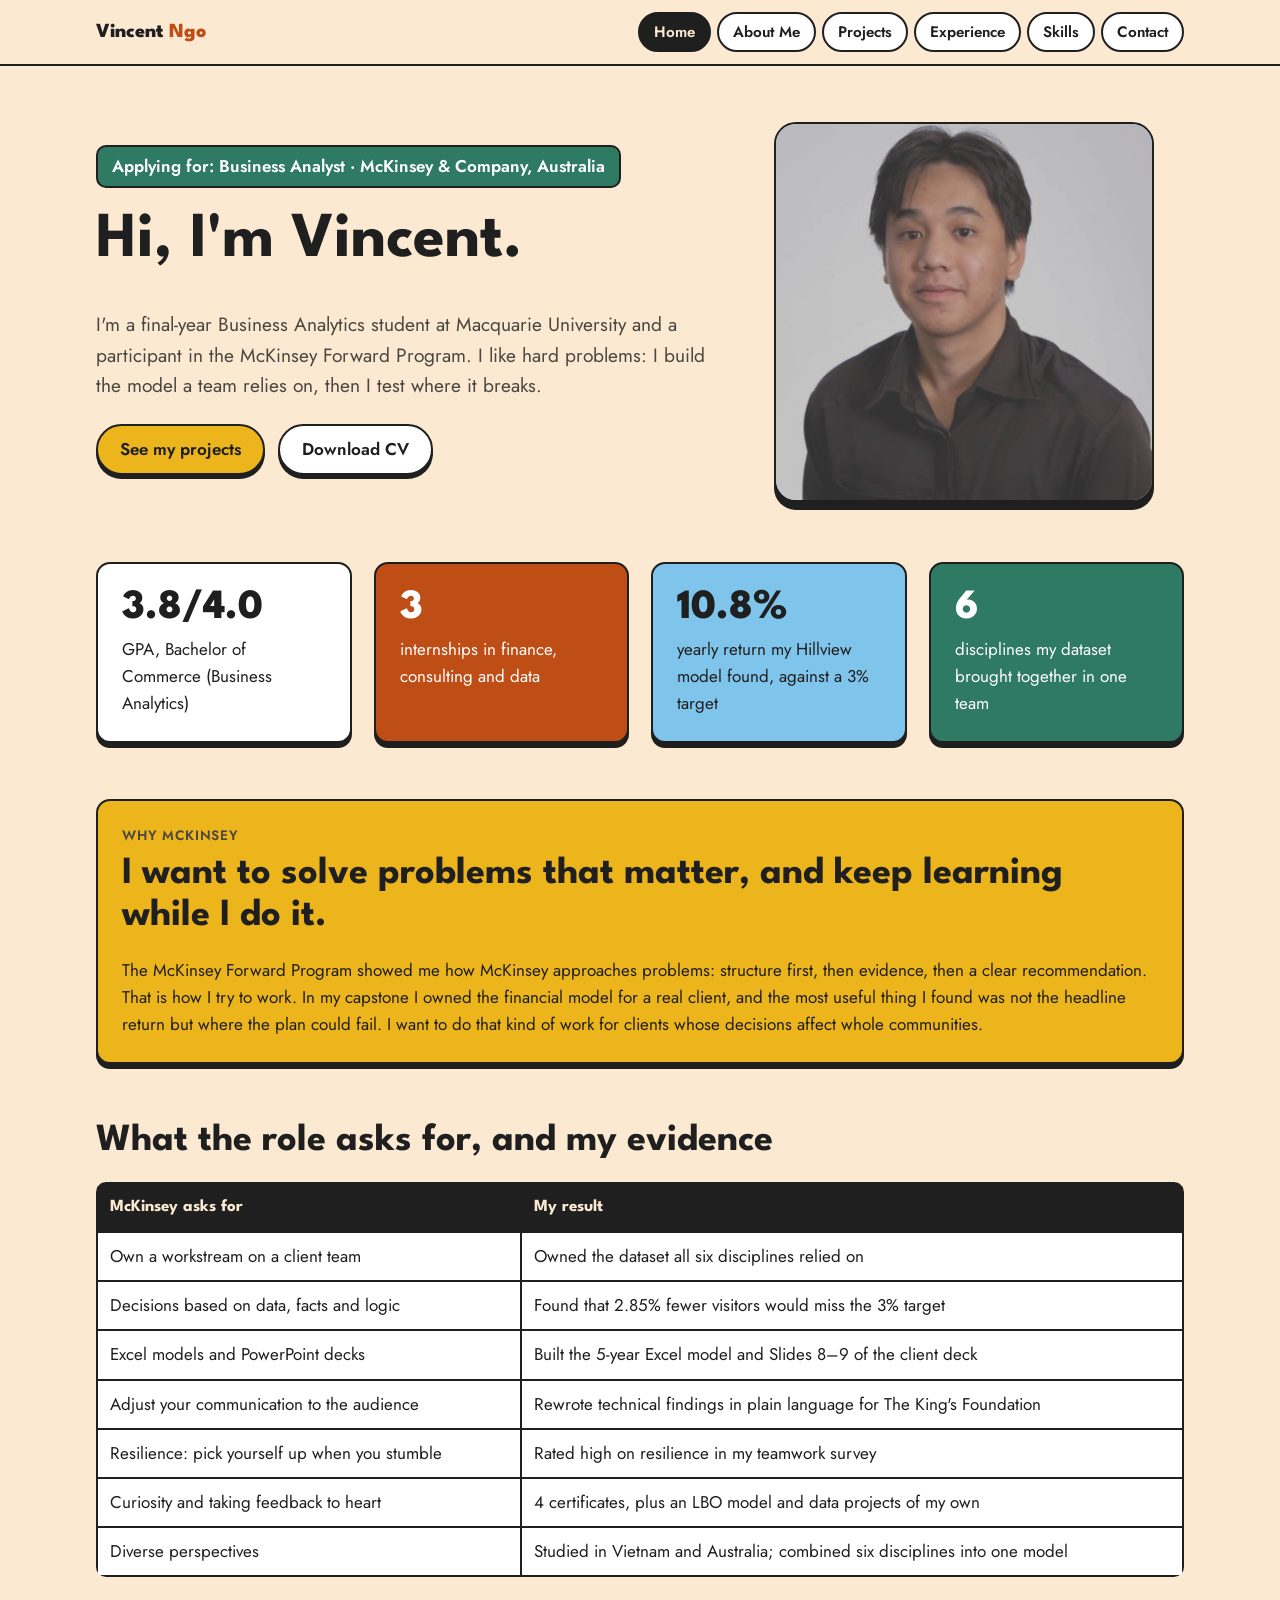
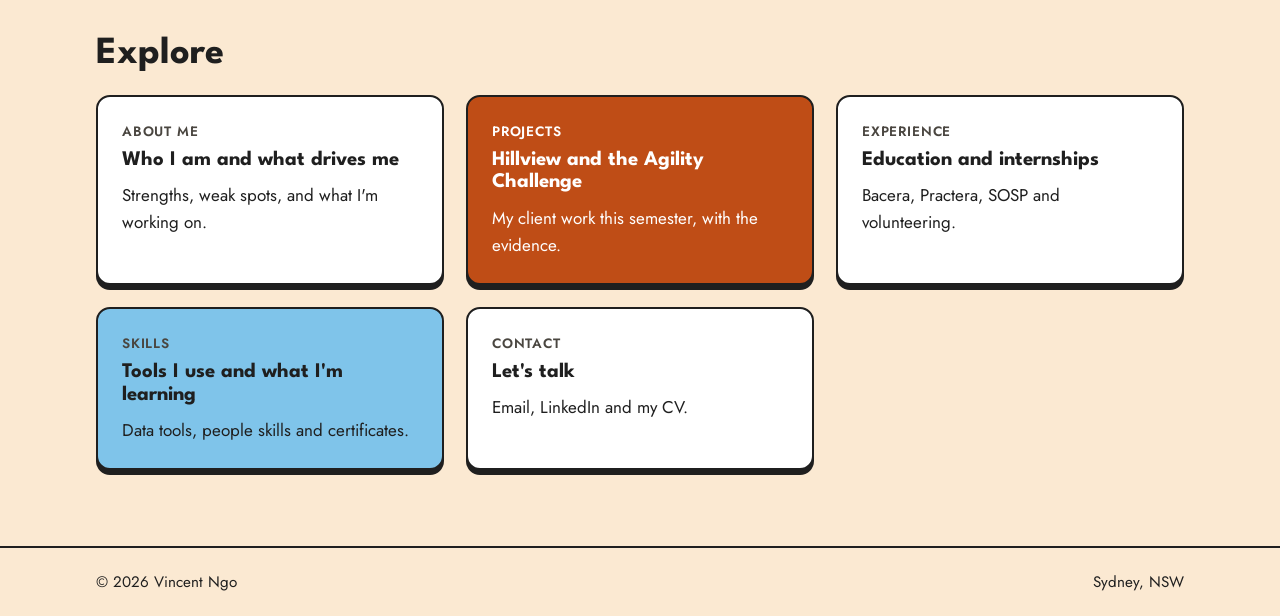
<file: index.html>
<!doctype html>
<html lang="en">
<head>
<meta charset="utf-8">
<meta name="viewport" content="width=device-width, initial-scale=1">
<title>Vincent Ngo | Portfolio</title>
<link rel="stylesheet" href="style.css?v=6">
</head>
<body>
<nav class="nav"><div class="wrap">
  <a class="brand" href="index.html">Vincent <span>Ngo</span></a>
  <ul>
    <li><a class="link" href="index.html" aria-current="page">Home</a></li>
    <li><a class="link" href="about.html">About Me</a></li>
    <li><a class="link" href="projects.html">Projects</a></li>
    <li><a class="link" href="experience.html">Experience</a></li>
    <li><a class="link" href="skills.html">Skills</a></li>
    <li><a class="link" href="contact.html">Contact</a></li>
  </ul>
</div></nav>

<main class="wrap">
  <div class="hero">
    <div>
      <div class="applying">Applying for: Business Analyst · McKinsey &amp; Company, Australia</div>
      <h1>Hi, I'm Vincent.</h1>
      <p class="lead">I'm a final-year Business Analytics student at Macquarie University and a participant in the McKinsey Forward Program. I like hard problems: I build the model a team relies on, then I test where it breaks.</p>
      <a class="btn" href="projects.html">See my projects</a>
      <a class="btn alt" href="cv.pdf">Download CV</a>
    </div>
    <div class="photo"><img src="img/me.jpg" alt="Vincent Ngo"></div>
  </div>

  <section>
    <div class="grid g4">
      <div class="card"><div class="stat">3.8/4.0</div>GPA, Bachelor of Commerce (Business Analytics)</div>
      <div class="card orange"><div class="stat">3</div>internships in finance, consulting and data</div>
      <div class="card blue"><div class="stat">10.8%</div>yearly return my Hillview model found, against a 3% target</div>
      <div class="card green"><div class="stat">6</div>disciplines my dataset brought together in one team</div>
    </div>
  </section>

  <section>
    <div class="card yellow">
      <div class="label">Why McKinsey</div>
      <h2>I want to solve problems that matter, and keep learning while I do it.</h2>
      <p style="margin:0">The McKinsey Forward Program showed me how McKinsey approaches problems: structure first, then evidence, then a clear recommendation. That is how I try to work. In my capstone I owned the financial model for a real client, and the most useful thing I found was not the headline return but where the plan could fail. I want to do that kind of work for clients whose decisions affect whole communities.</p>
    </div>
  </section>

  <section>
    <h2>What the role asks for, and my evidence</h2>
    <div class="table-wrap">
      <table>
        <tr><th>McKinsey asks for</th><th>My result</th></tr>
        <tr><td>Own a workstream on a client team</td><td>Owned the dataset all six disciplines relied on</td></tr>
        <tr><td>Decisions based on data, facts and logic</td><td>Found that 2.85% fewer visitors would miss the 3% target</td></tr>
        <tr><td>Excel models and PowerPoint decks</td><td>Built the 5-year Excel model and Slides 8–9 of the client deck</td></tr>
        <tr><td>Adjust your communication to the audience</td><td>Rewrote technical findings in plain language for The King's Foundation</td></tr>
        <tr><td>Resilience: pick yourself up when you stumble</td><td>Rated high on resilience in my teamwork survey</td></tr>
        <tr><td>Curiosity and taking feedback to heart</td><td>4 certificates, plus an LBO model and data projects of my own</td></tr>
        <tr><td>Diverse perspectives</td><td>Studied in Vietnam and Australia; combined six disciplines into one model</td></tr>
      </table>
    </div>
  </section>

  <section>
    <h2>Explore</h2>
    <div class="grid g3">
      <a class="card" href="about.html" style="text-decoration:none"><div class="label">About Me</div><h3>Who I am and what drives me</h3>Strengths, weak spots, and what I'm working on.</a>
      <a class="card orange" href="projects.html" style="text-decoration:none"><div class="label">Projects</div><h3>Hillview and the Agility Challenge</h3>My client work this semester, with the evidence.</a>
      <a class="card" href="experience.html" style="text-decoration:none"><div class="label">Experience</div><h3>Education and internships</h3>Bacera, Practera, SOSP and volunteering.</a>
      <a class="card blue" href="skills.html" style="text-decoration:none"><div class="label">Skills</div><h3>Tools I use and what I'm learning</h3>Data tools, people skills and certificates.</a>
      <a class="card" href="contact.html" style="text-decoration:none"><div class="label">Contact</div><h3>Let's talk</h3>Email, LinkedIn and my CV.</a>
    </div>
  </section>
</main>

<footer><div class="wrap"><span>© 2026 Vincent Ngo</span><span>Sydney, NSW</span></div></footer>
</body>
</html>
</file>
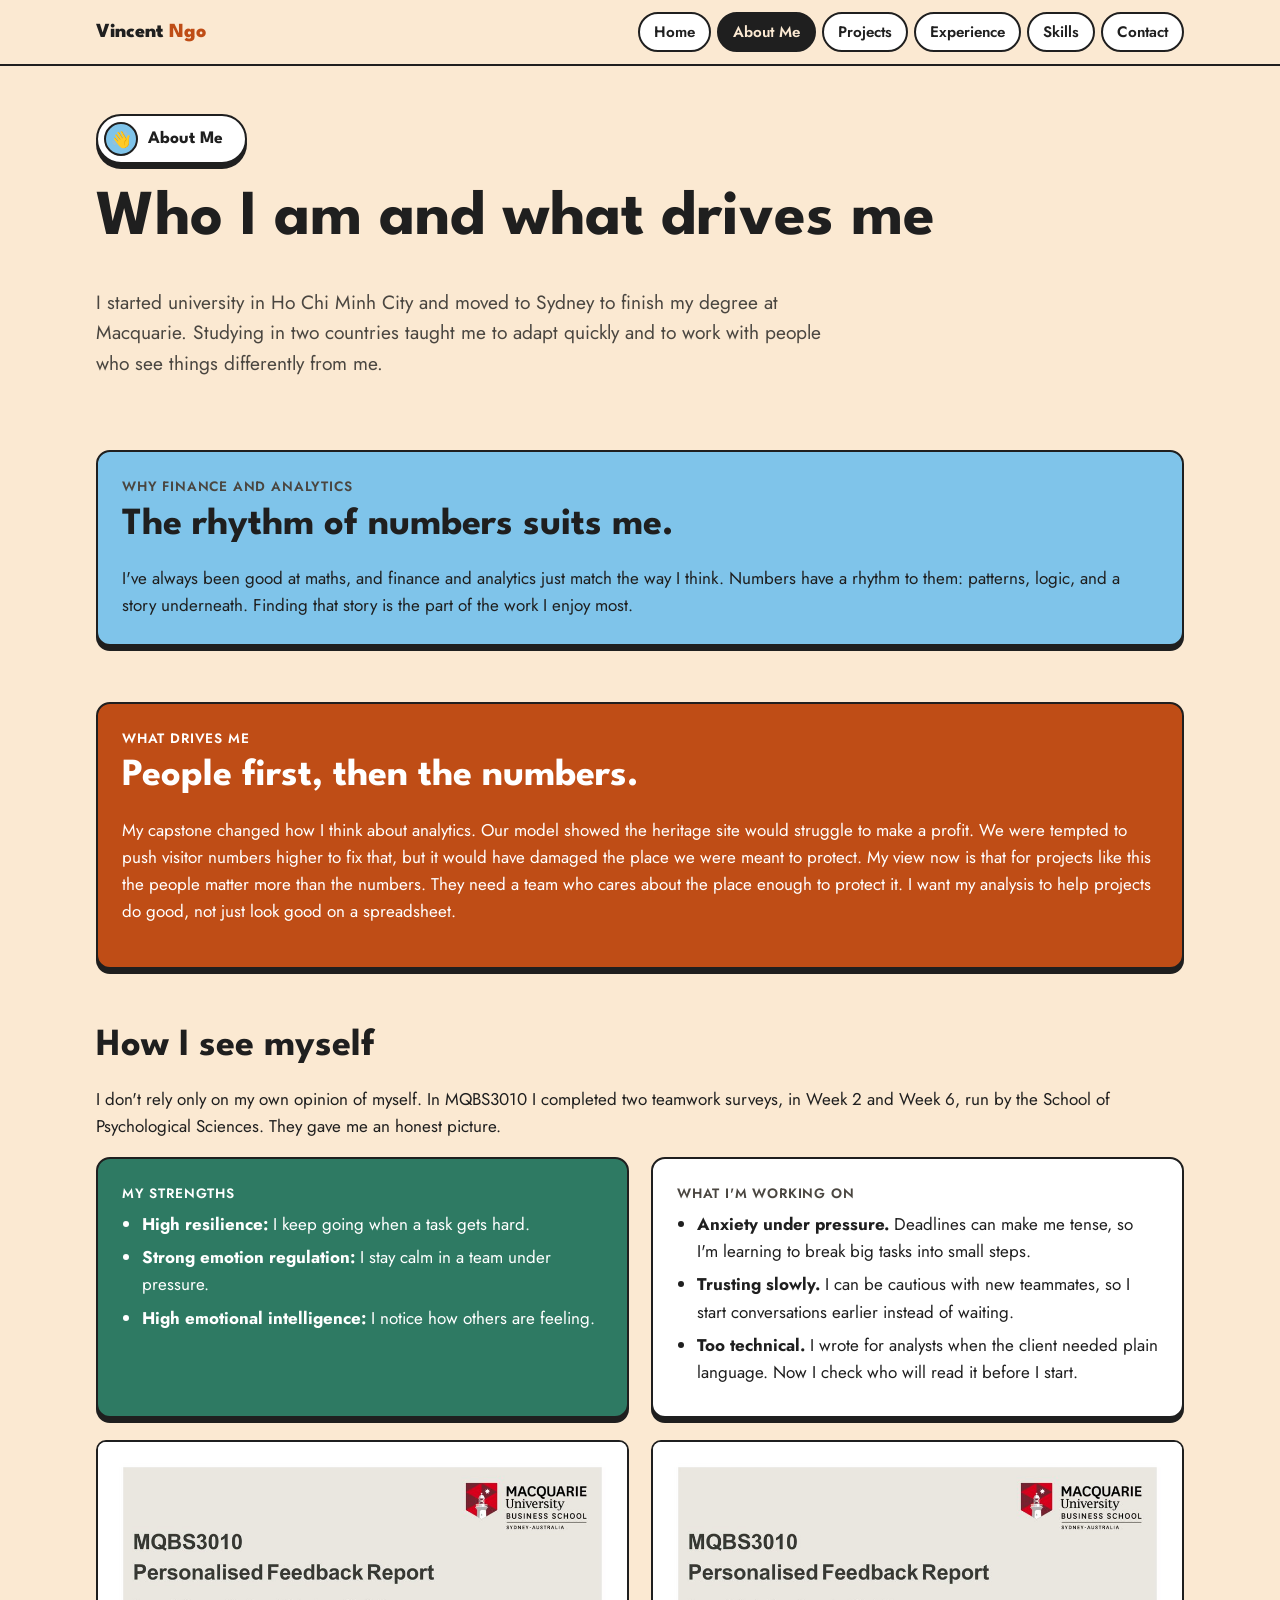
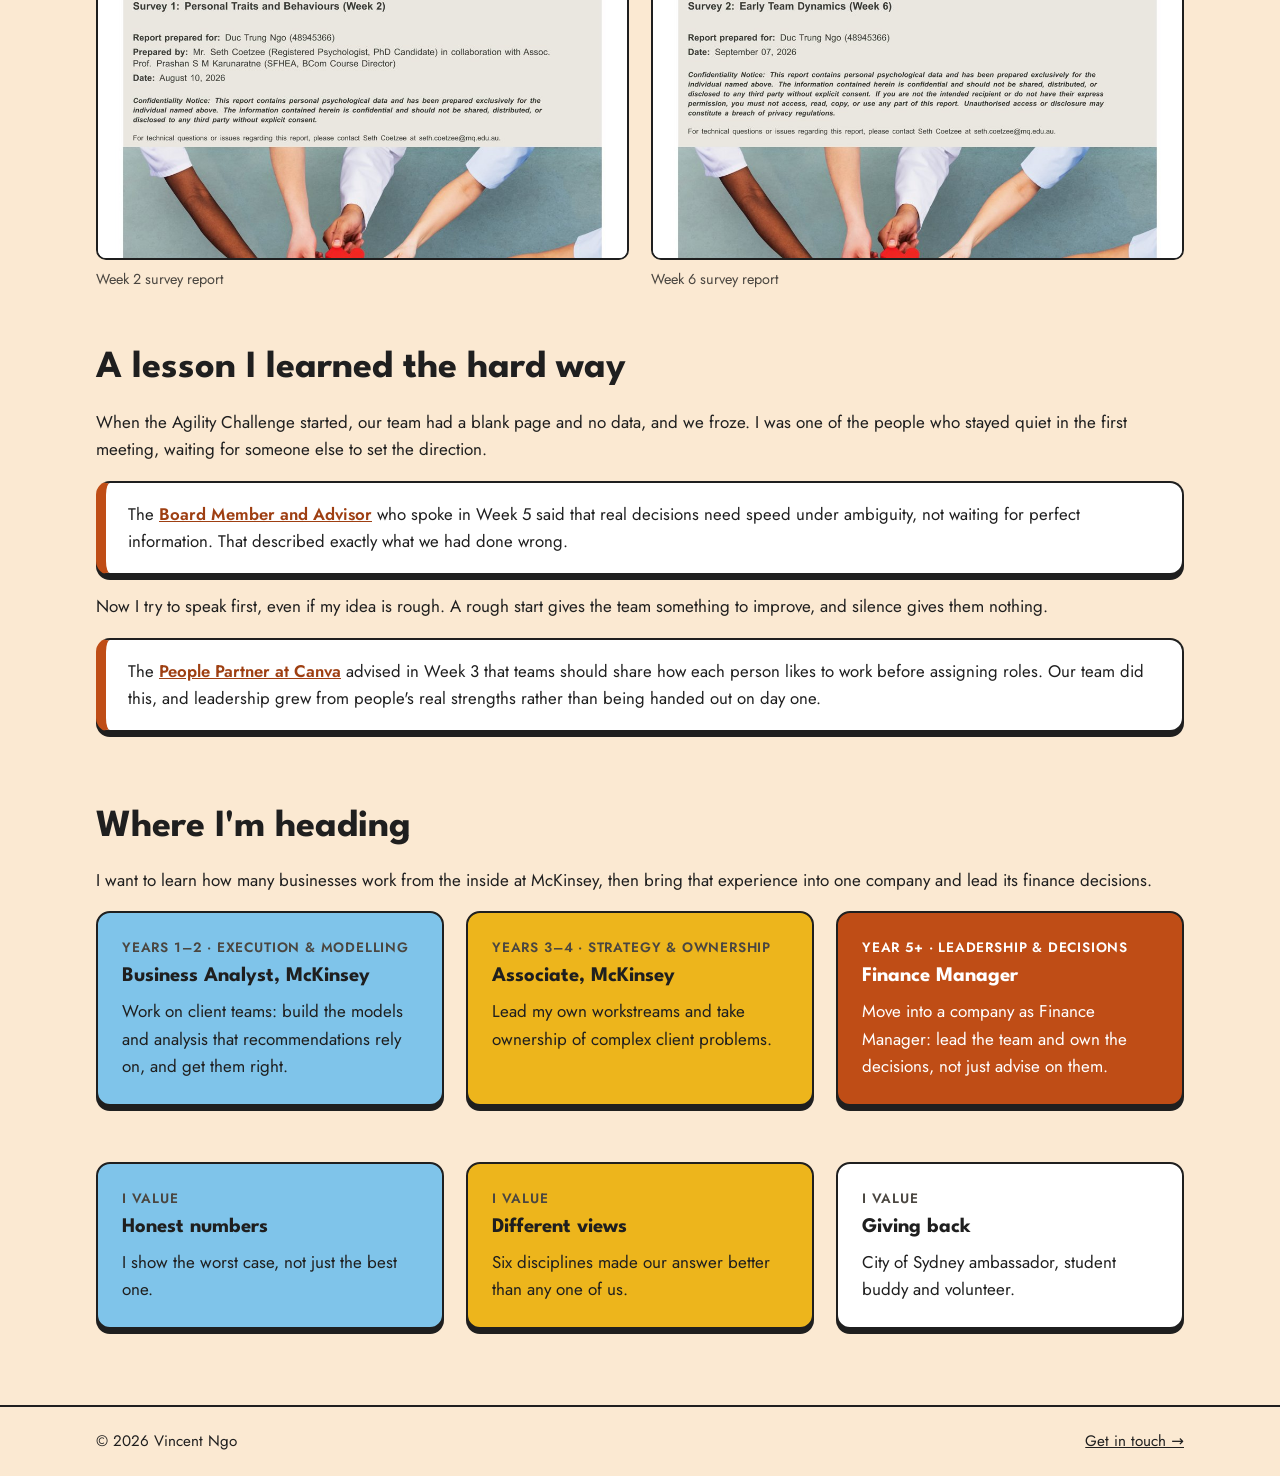
<file: about.html>
<!doctype html>
<html lang="en">
<head>
<meta charset="utf-8">
<meta name="viewport" content="width=device-width, initial-scale=1">
<title>About Me | Vincent Ngo</title>
<link rel="stylesheet" href="style.css?v=6">
</head>
<body>
<nav class="nav"><div class="wrap">
  <a class="brand" href="index.html">Vincent <span>Ngo</span></a>
  <ul>
    <li><a class="link" href="index.html">Home</a></li>
    <li><a class="link" href="about.html" aria-current="page">About Me</a></li>
    <li><a class="link" href="projects.html">Projects</a></li>
    <li><a class="link" href="experience.html">Experience</a></li>
    <li><a class="link" href="skills.html">Skills</a></li>
    <li><a class="link" href="contact.html">Contact</a></li>
  </ul>
</div></nav>

<main class="wrap">
  <div class="page-head">
    <div class="pill"><span class="dot">👋</span><b>About Me</b></div>
    <h1>Who I am and what drives me</h1>
    <p class="lead">I started university in Ho Chi Minh City and moved to Sydney to finish my degree at Macquarie. Studying in two countries taught me to adapt quickly and to work with people who see things differently from me.</p>
  </div>

  <section>
    <div class="card blue">
      <div class="label">Why finance and analytics</div>
      <h2>The rhythm of numbers suits me.</h2>
      <p style="margin:0">I've always been good at maths, and finance and analytics just match the way I think. Numbers have a rhythm to them: patterns, logic, and a story underneath. Finding that story is the part of the work I enjoy most.</p>
    </div>
  </section>

  <section>
    <div class="card orange">
      <div class="label">What drives me</div>
      <h2>People first, then the numbers.</h2>
      <p>My capstone changed how I think about analytics. Our model showed the heritage site would struggle to make a profit. We were tempted to push visitor numbers higher to fix that, but it would have damaged the place we were meant to protect. My view now is that for projects like this the people matter more than the numbers. They need a team who cares about the place enough to protect it. I want my analysis to help projects do good, not just look good on a spreadsheet.</p>
    </div>
  </section>

  <section>
    <h2>How I see myself</h2>
    <p>I don't rely only on my own opinion of myself. In MQBS3010 I completed two teamwork surveys, in Week 2 and Week 6, run by the School of Psychological Sciences. They gave me an honest picture.</p>
    <div class="grid g2">
      <div class="card green">
        <div class="label">My strengths</div>
        <ul class="tidy">
          <li><b>High resilience:</b> I keep going when a task gets hard.</li>
          <li><b>Strong emotion regulation:</b> I stay calm in a team under pressure.</li>
          <li><b>High emotional intelligence:</b> I notice how others are feeling.</li>
        </ul>
      </div>
      <div class="card">
        <div class="label">What I'm working on</div>
        <ul class="tidy">
          <li><b>Anxiety under pressure.</b> Deadlines can make me tense, so I'm learning to break big tasks into small steps.</li>
          <li><b>Trusting slowly.</b> I can be cautious with new teammates, so I start conversations earlier instead of waiting.</li>
          <li><b>Too technical.</b> I wrote for analysts when the client needed plain language. Now I check who will read it before I start.</li>
        </ul>
      </div>
    </div>
    <div class="grid g2" style="margin-top:22px">
      <figure><img src="img/survey-week2.jpg" alt="Week 2 teamwork survey report" style="max-height:420px;object-fit:cover;object-position:top;width:100%"><figcaption>Week 2 survey report</figcaption></figure>
      <figure><img src="img/survey-week6.jpg" alt="Week 6 teamwork survey report" style="max-height:420px;object-fit:cover;object-position:top;width:100%"><figcaption>Week 6 survey report</figcaption></figure>
    </div>
  </section>

  <section>
    <h2>A lesson I learned the hard way</h2>
    <p>When the Agility Challenge started, our team had a blank page and no data, and we froze. I was one of the people who stayed quiet in the first meeting, waiting for someone else to set the direction.</p>
    <div class="guest"><p>The <a href="https://www.linkedin.com/in/dchaitow/" target="_blank" rel="noopener">Board Member and Advisor</a> who spoke in Week 5 said that real decisions need speed under ambiguity, not waiting for perfect information. That described exactly what we had done wrong.</p></div>
    <p>Now I try to speak first, even if my idea is rough. A rough start gives the team something to improve, and silence gives them nothing.</p>
    <div class="guest"><p>The <a href="https://www.linkedin.com/in/rodriguesnick/" target="_blank" rel="noopener">People Partner at Canva</a> advised in Week 3 that teams should share how each person likes to work before assigning roles. Our team did this, and leadership grew from people's real strengths rather than being handed out on day one.</p></div>
  </section>

  <section>
    <h2>Where I'm heading</h2>
    <p>I want to learn how many businesses work from the inside at McKinsey, then bring that experience into one company and lead its finance decisions.</p>
    <div class="grid g3">
      <div class="card blue"><div class="label">Years 1–2 · Execution &amp; modelling</div><h3>Business Analyst, McKinsey</h3>Work on client teams: build the models and analysis that recommendations rely on, and get them right.</div>
      <div class="card yellow"><div class="label">Years 3–4 · Strategy &amp; ownership</div><h3>Associate, McKinsey</h3>Lead my own workstreams and take ownership of complex client problems.</div>
      <div class="card orange"><div class="label">Year 5+ · Leadership &amp; decisions</div><h3>Finance Manager</h3>Move into a company as Finance Manager: lead the team and own the decisions, not just advise on them.</div>
    </div>
  </section>

  <section>
    <div class="grid g3">
      <div class="card blue"><div class="label">I value</div><h3>Honest numbers</h3>I show the worst case, not just the best one.</div>
      <div class="card yellow"><div class="label">I value</div><h3>Different views</h3>Six disciplines made our answer better than any one of us.</div>
      <div class="card"><div class="label">I value</div><h3>Giving back</h3>City of Sydney ambassador, student buddy and volunteer.</div>
    </div>
  </section>
</main>

<footer><div class="wrap"><span>© 2026 Vincent Ngo</span><a href="contact.html">Get in touch →</a></div></footer>
</body>
</html>
</file>
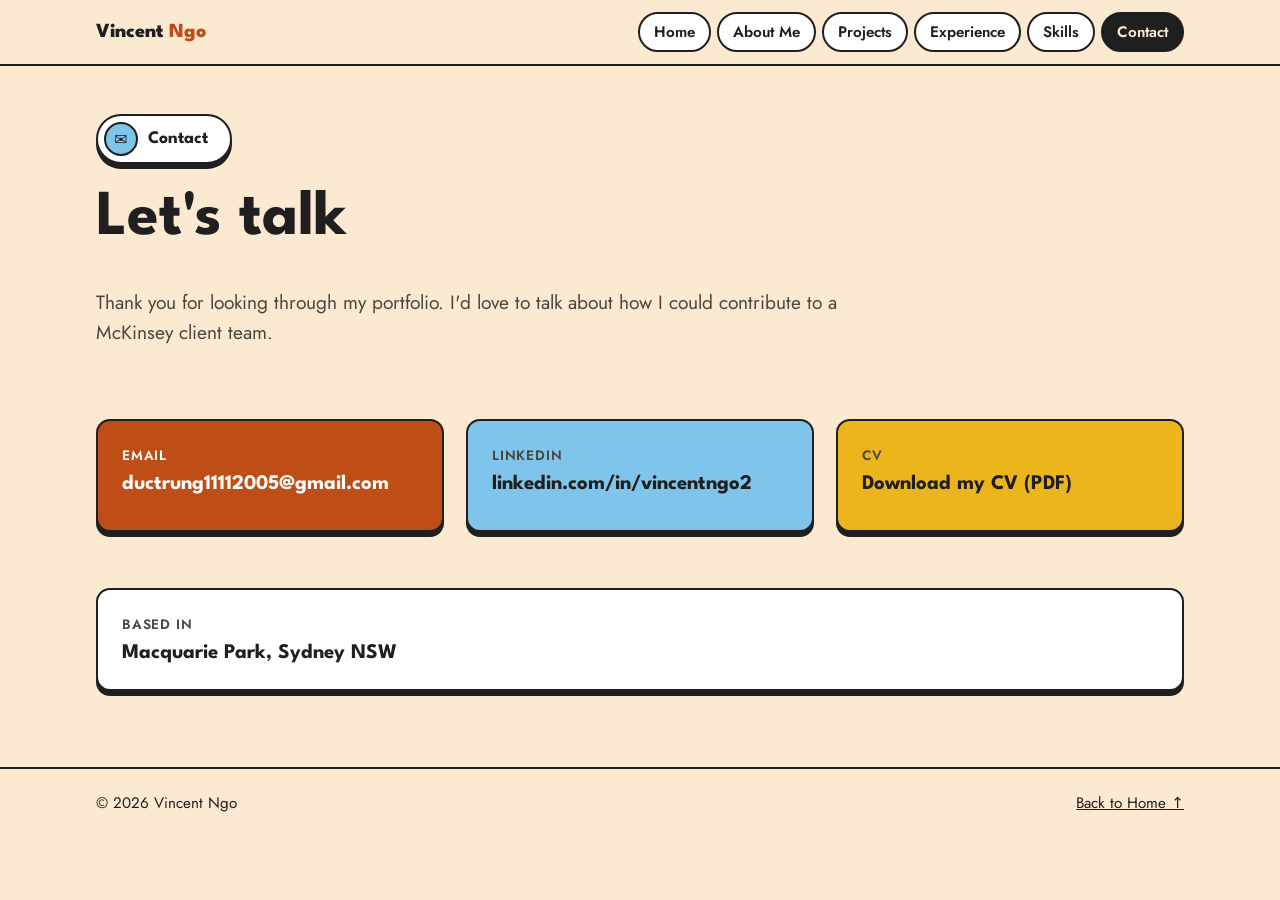
<file: contact.html>
<!doctype html>
<html lang="en">
<head>
<meta charset="utf-8">
<meta name="viewport" content="width=device-width, initial-scale=1">
<title>Contact | Vincent Ngo</title>
<link rel="stylesheet" href="style.css?v=6">
</head>
<body>
<nav class="nav"><div class="wrap">
  <a class="brand" href="index.html">Vincent <span>Ngo</span></a>
  <ul>
    <li><a class="link" href="index.html">Home</a></li>
    <li><a class="link" href="about.html">About Me</a></li>
    <li><a class="link" href="projects.html">Projects</a></li>
    <li><a class="link" href="experience.html">Experience</a></li>
    <li><a class="link" href="skills.html">Skills</a></li>
    <li><a class="link" href="contact.html" aria-current="page">Contact</a></li>
  </ul>
</div></nav>

<main class="wrap">
  <div class="page-head">
    <div class="pill"><span class="dot">✉️</span><b>Contact</b></div>
    <h1>Let's talk</h1>
    <p class="lead">Thank you for looking through my portfolio. I'd love to talk about how I could contribute to a McKinsey client team.</p>
  </div>

  <section>
    <div class="grid g3">
      <a class="card orange" href="mailto:ductrung11112005@gmail.com" style="text-decoration:none">
        <div class="label">Email</div><h3>ductrung11112005@gmail.com</h3>
      </a>
      <a class="card blue" href="https://www.linkedin.com/in/vincentngo2" target="_blank" rel="noopener" style="text-decoration:none">
        <div class="label">LinkedIn</div><h3>linkedin.com/in/vincentngo2</h3>
      </a>
      <a class="card yellow" href="cv.pdf" style="text-decoration:none">
        <div class="label">CV</div><h3>Download my CV (PDF)</h3>
      </a>
    </div>
  </section>

  <section>
    <div class="card">
      <div class="label">Based in</div><h3 style="margin:0">Macquarie Park, Sydney NSW</h3>
    </div>
  </section>
</main>

<footer><div class="wrap"><span>© 2026 Vincent Ngo</span><a href="index.html">Back to Home ↑</a></div></footer>
</body>
</html>
</file>
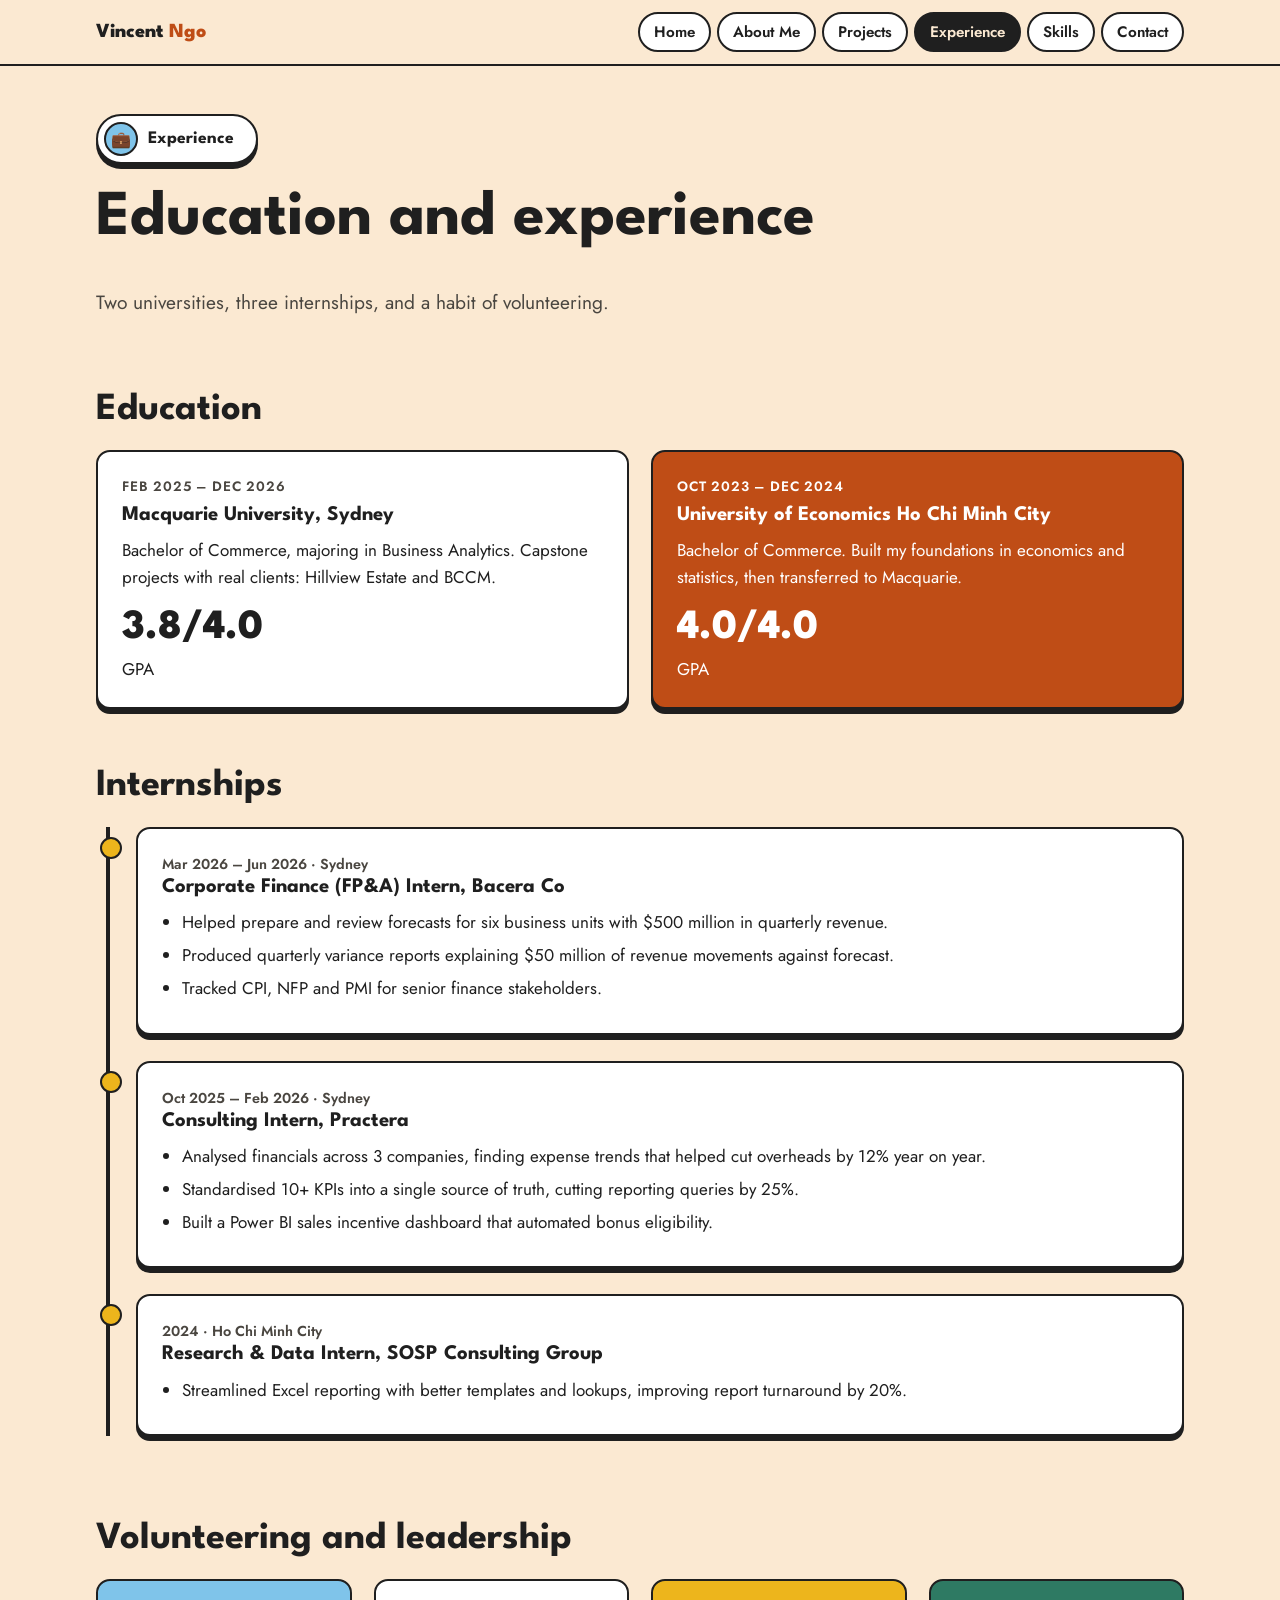
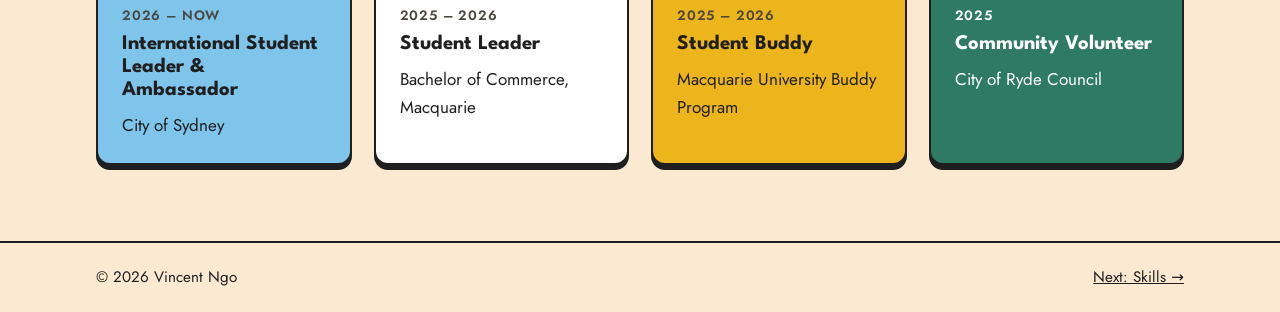
<file: experience.html>
<!doctype html>
<html lang="en">
<head>
<meta charset="utf-8">
<meta name="viewport" content="width=device-width, initial-scale=1">
<title>Experience | Vincent Ngo</title>
<link rel="stylesheet" href="style.css?v=6">
</head>
<body>
<nav class="nav"><div class="wrap">
  <a class="brand" href="index.html">Vincent <span>Ngo</span></a>
  <ul>
    <li><a class="link" href="index.html">Home</a></li>
    <li><a class="link" href="about.html">About Me</a></li>
    <li><a class="link" href="projects.html">Projects</a></li>
    <li><a class="link" href="experience.html" aria-current="page">Experience</a></li>
    <li><a class="link" href="skills.html">Skills</a></li>
    <li><a class="link" href="contact.html">Contact</a></li>
  </ul>
</div></nav>

<main class="wrap">
  <div class="page-head">
    <div class="pill"><span class="dot">💼</span><b>Experience</b></div>
    <h1>Education and experience</h1>
    <p class="lead">Two universities, three internships, and a habit of volunteering.</p>
  </div>

  <section>
    <h2>Education</h2>
    <div class="grid g2">
      <div class="card">
        <div class="label">Feb 2025 – Dec 2026</div>
        <h3>Macquarie University, Sydney</h3>
        <p>Bachelor of Commerce, majoring in Business Analytics. Capstone projects with real clients: Hillview Estate and BCCM.</p>
        <div class="stat">3.8/4.0</div>GPA
      </div>
      <div class="card orange">
        <div class="label">Oct 2023 – Dec 2024</div>
        <h3>University of Economics Ho Chi Minh City</h3>
        <p>Bachelor of Commerce. Built my foundations in economics and statistics, then transferred to Macquarie.</p>
        <div class="stat">4.0/4.0</div>GPA
      </div>
    </div>
  </section>

  <section>
    <h2>Internships</h2>
    <div class="timeline">
      <div class="item card">
        <div class="when">Mar 2026 – Jun 2026 · Sydney</div>
        <h3>Corporate Finance (FP&amp;A) Intern, Bacera Co</h3>
        <ul class="tidy">
          <li>Helped prepare and review forecasts for six business units with $500 million in quarterly revenue.</li>
          <li>Produced quarterly variance reports explaining $50 million of revenue movements against forecast.</li>
          <li>Tracked CPI, NFP and PMI for senior finance stakeholders.</li>
        </ul>
      </div>
      <div class="item card">
        <div class="when">Oct 2025 – Feb 2026 · Sydney</div>
        <h3>Consulting Intern, Practera</h3>
        <ul class="tidy">
          <li>Analysed financials across 3 companies, finding expense trends that helped cut overheads by 12% year on year.</li>
          <li>Standardised 10+ KPIs into a single source of truth, cutting reporting queries by 25%.</li>
          <li>Built a Power BI sales incentive dashboard that automated bonus eligibility.</li>
        </ul>
      </div>
      <div class="item card">
        <div class="when">2024 · Ho Chi Minh City</div>
        <h3>Research &amp; Data Intern, SOSP Consulting Group</h3>
        <ul class="tidy">
          <li>Streamlined Excel reporting with better templates and lookups, improving report turnaround by 20%.</li>
        </ul>
      </div>
    </div>
  </section>

  <section>
    <h2>Volunteering and leadership</h2>
    <div class="grid g4">
      <div class="card blue"><div class="label">2026 – now</div><h3>International Student Leader &amp; Ambassador</h3>City of Sydney</div>
      <div class="card"><div class="label">2025 – 2026</div><h3>Student Leader</h3>Bachelor of Commerce, Macquarie</div>
      <div class="card yellow"><div class="label">2025 – 2026</div><h3>Student Buddy</h3>Macquarie University Buddy Program</div>
      <div class="card green"><div class="label">2025</div><h3>Community Volunteer</h3>City of Ryde Council</div>
    </div>
  </section>
</main>

<footer><div class="wrap"><span>© 2026 Vincent Ngo</span><a href="skills.html">Next: Skills →</a></div></footer>
</body>
</html>
</file>
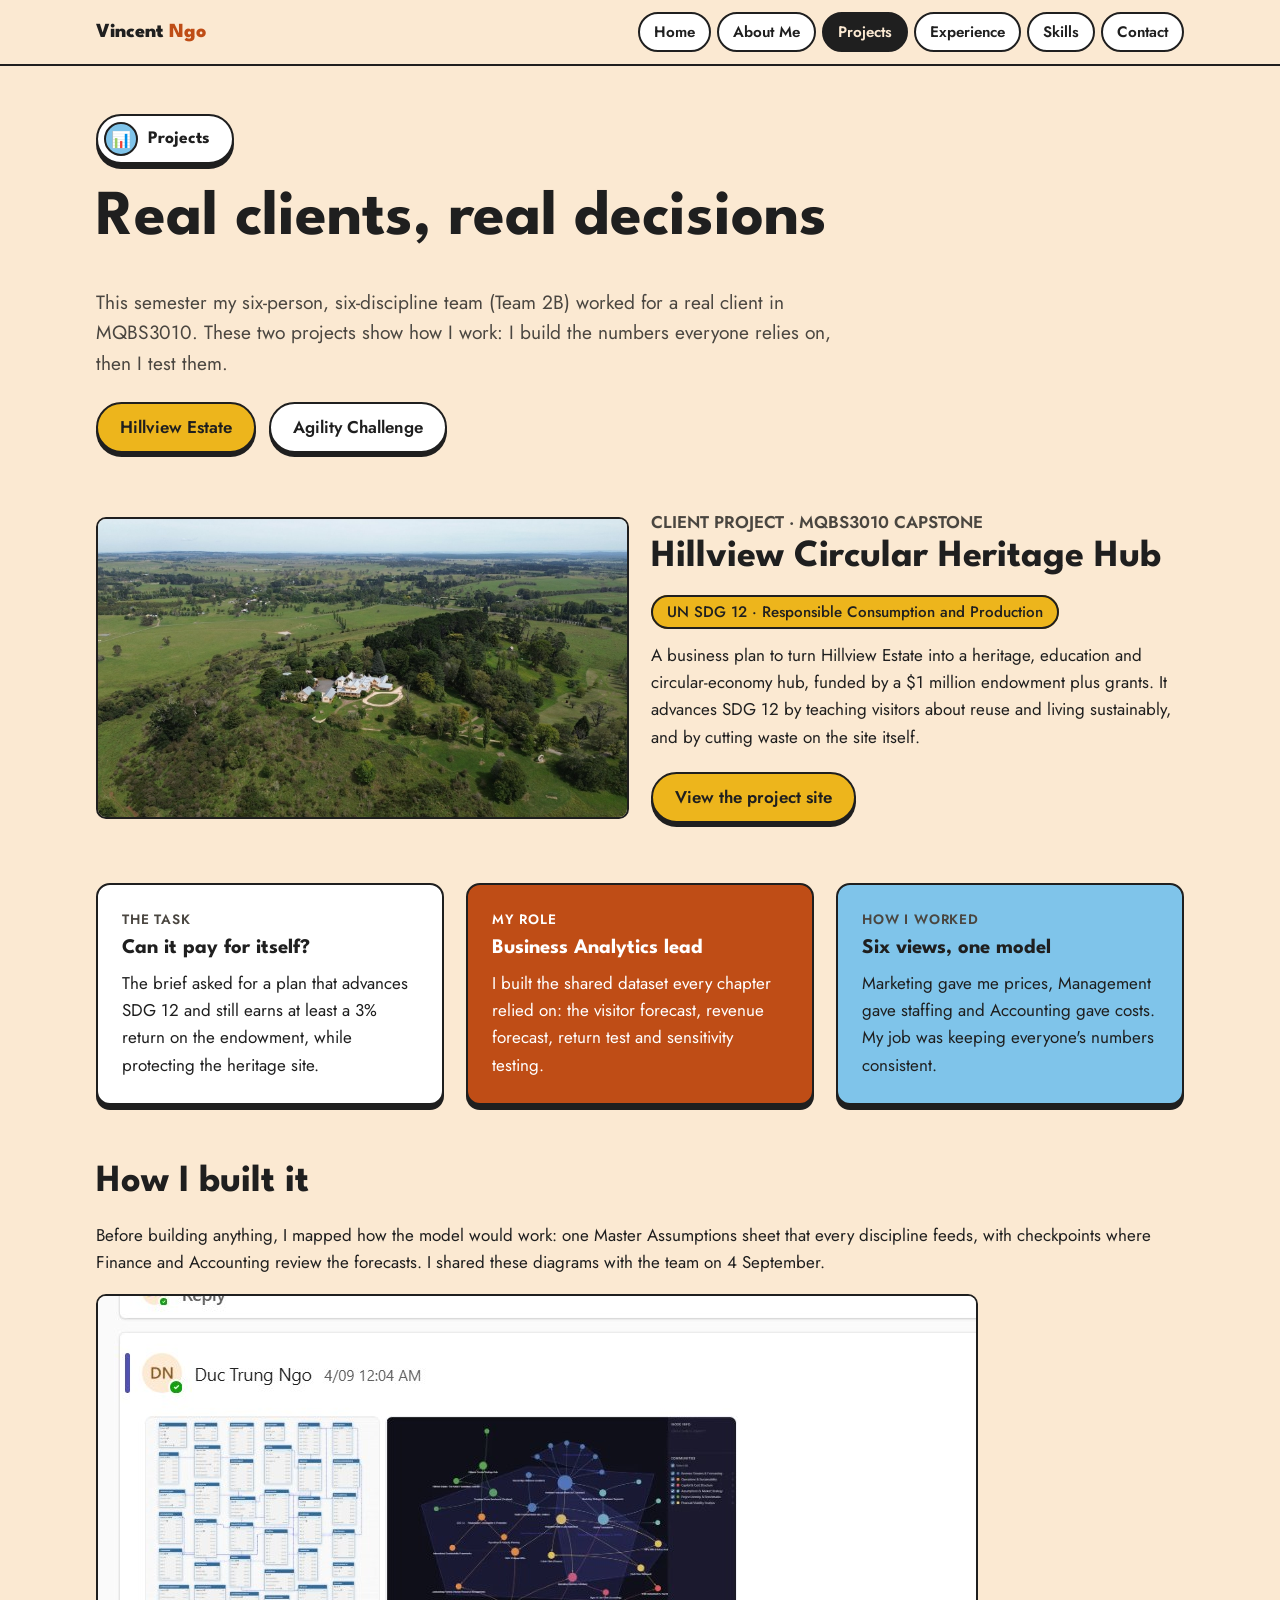
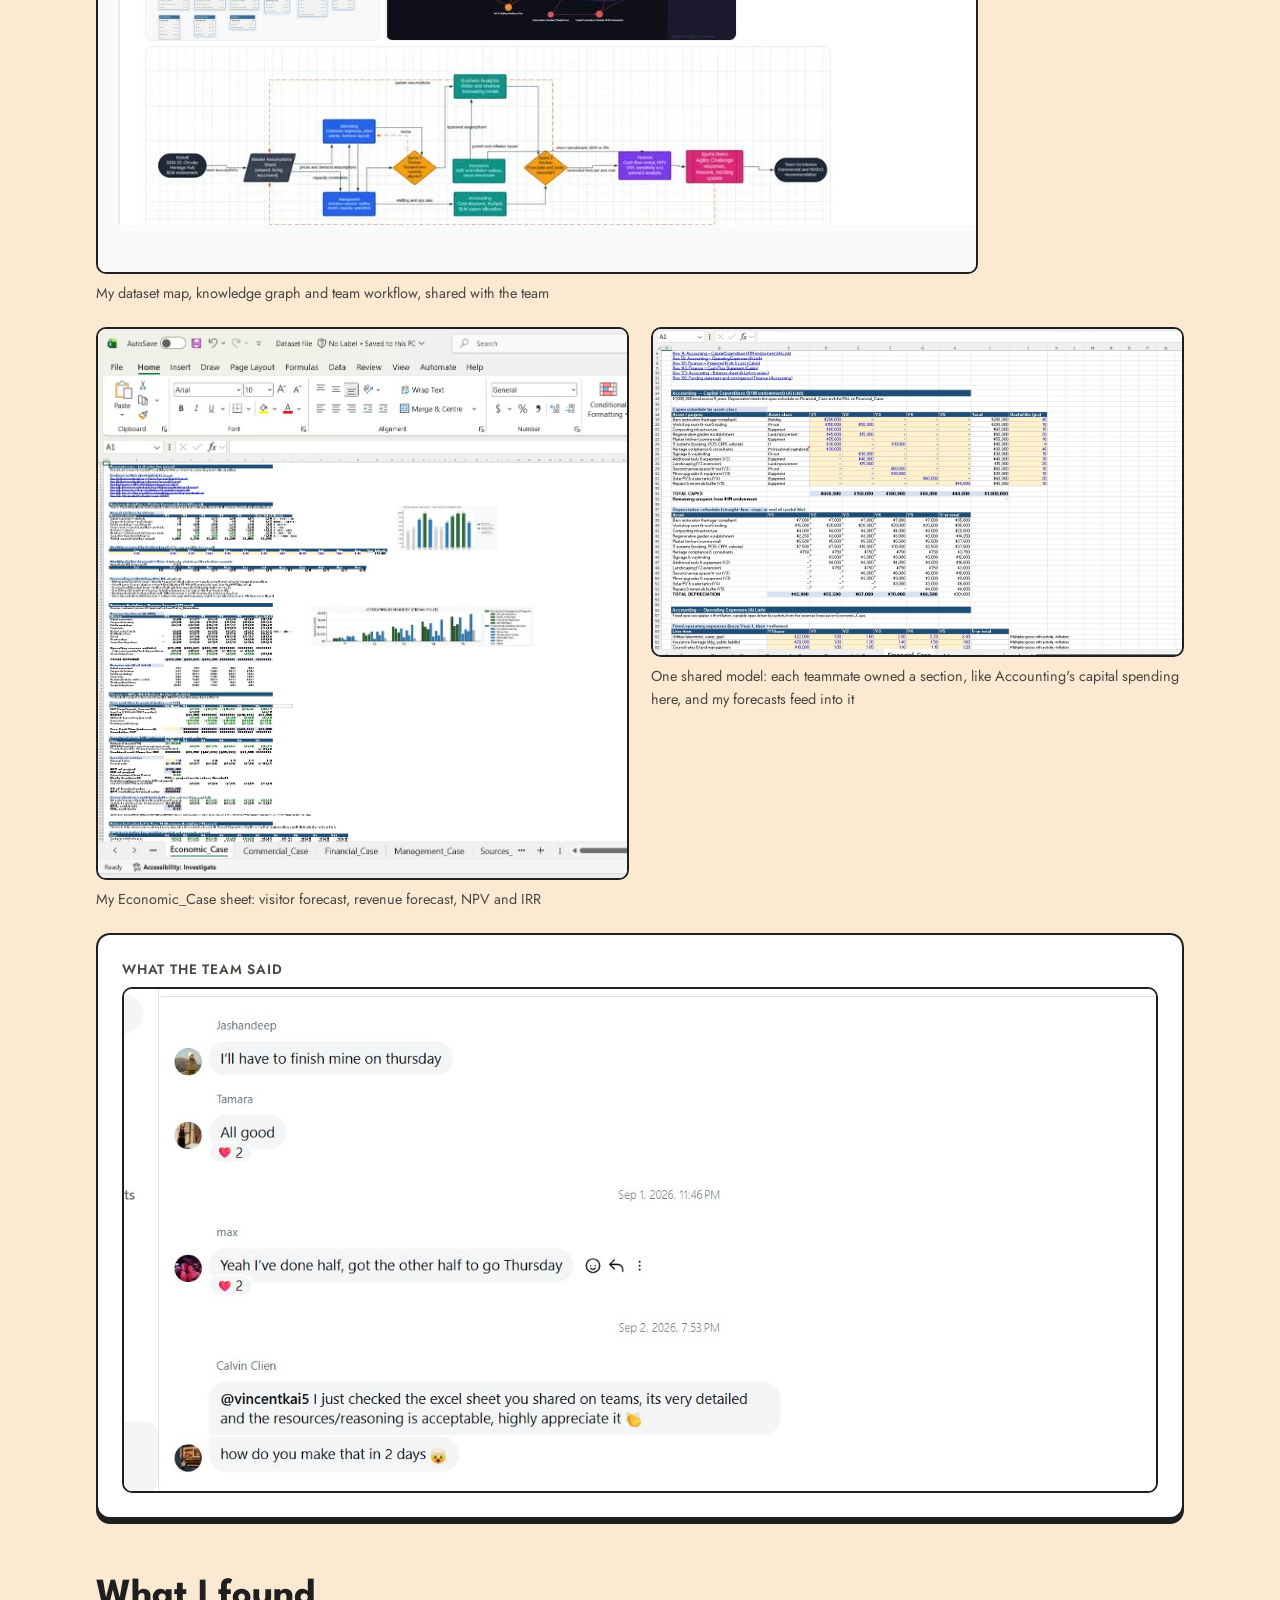
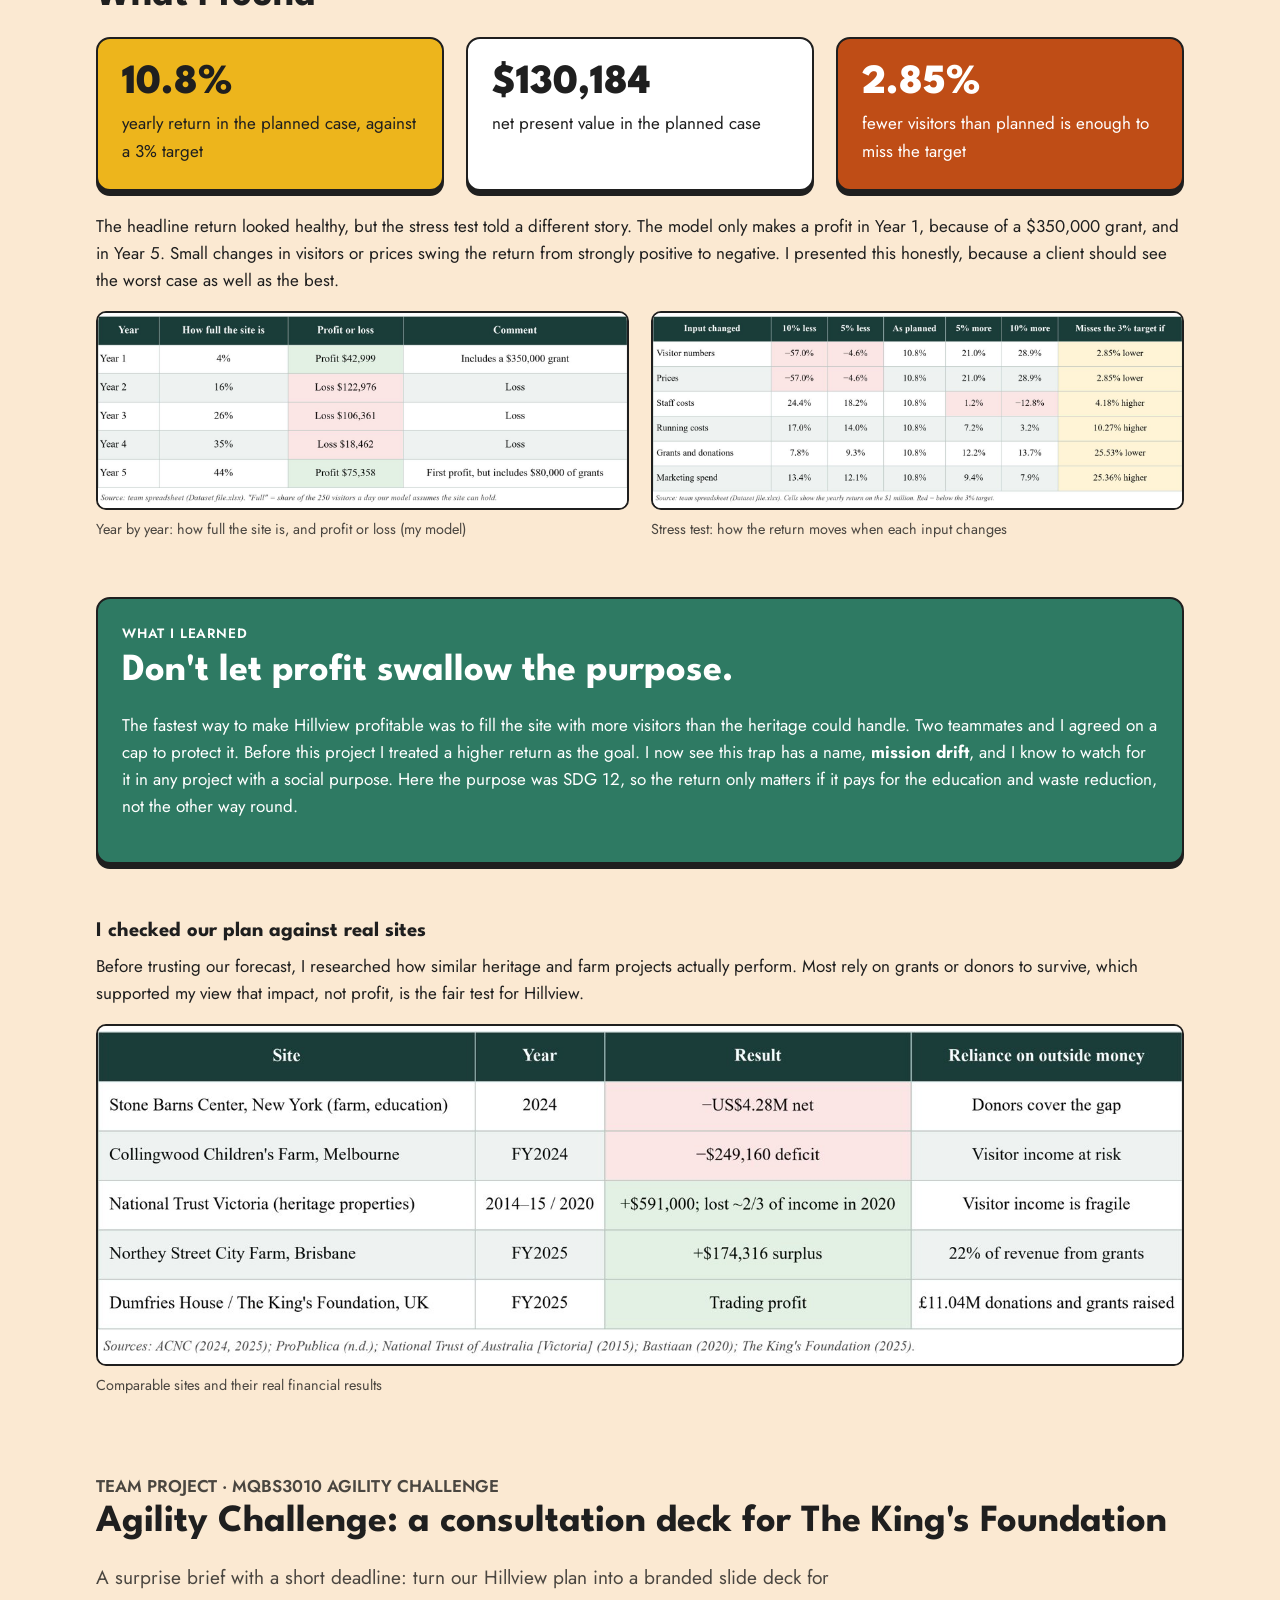
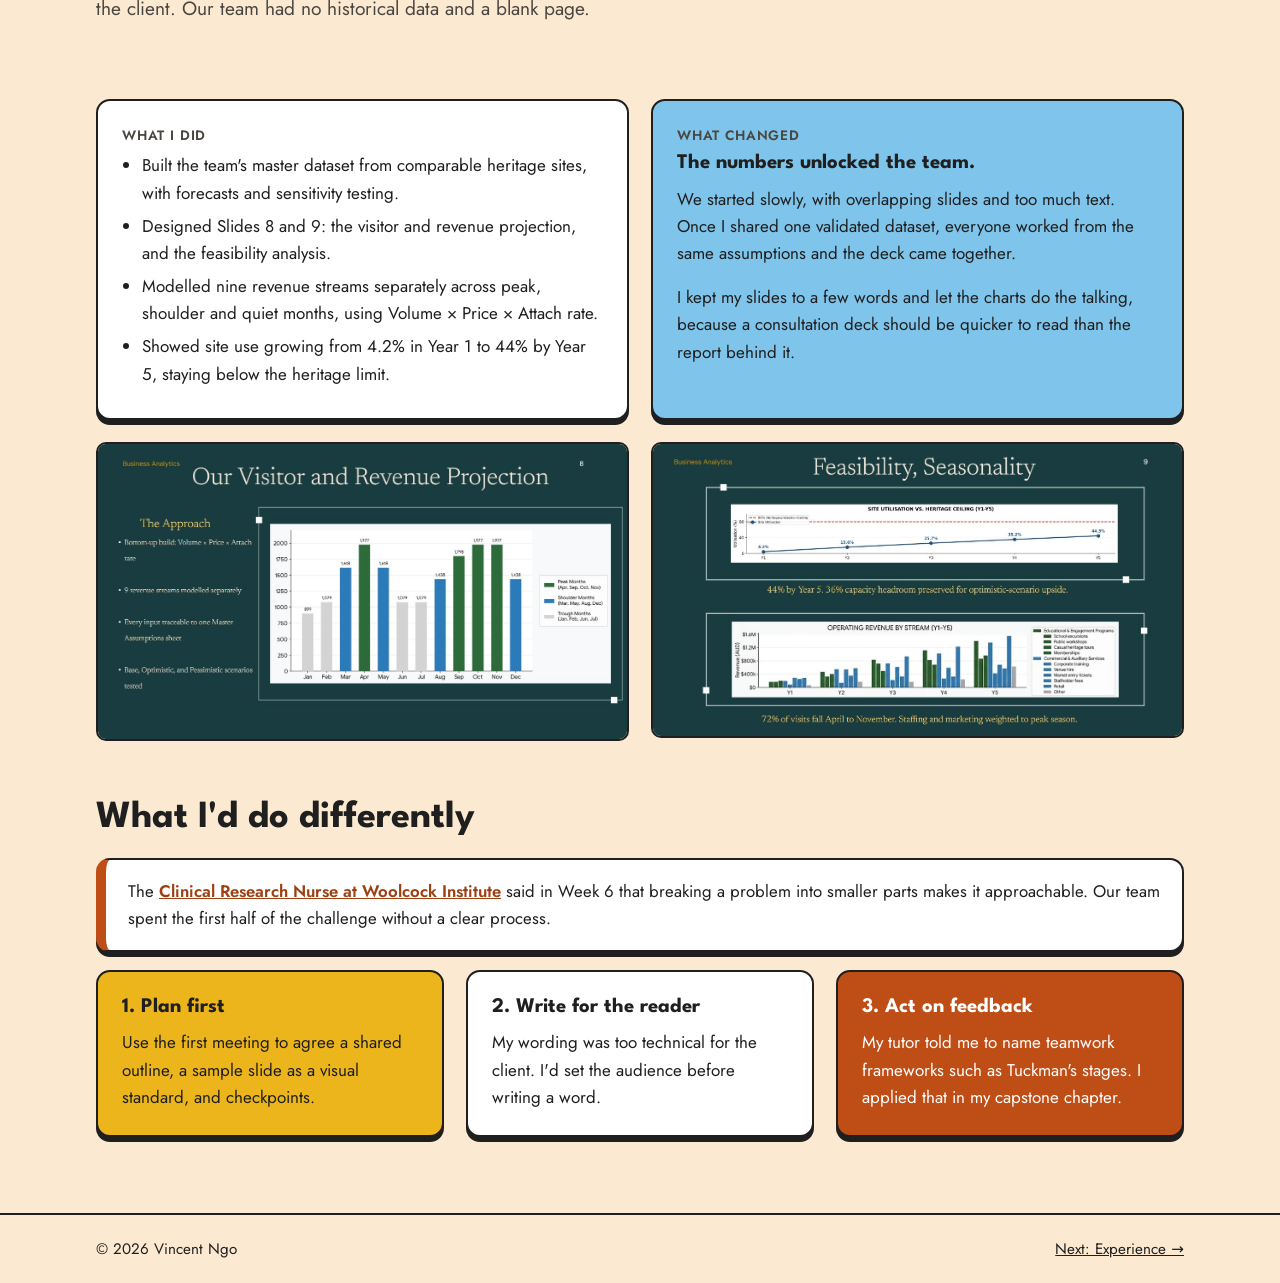
<file: projects.html>
<!doctype html>
<html lang="en">
<head>
<meta charset="utf-8">
<meta name="viewport" content="width=device-width, initial-scale=1">
<title>Projects | Vincent Ngo</title>
<link rel="stylesheet" href="style.css?v=6">
</head>
<body>
<nav class="nav"><div class="wrap">
  <a class="brand" href="index.html">Vincent <span>Ngo</span></a>
  <ul>
    <li><a class="link" href="index.html">Home</a></li>
    <li><a class="link" href="about.html">About Me</a></li>
    <li><a class="link" href="projects.html" aria-current="page">Projects</a></li>
    <li><a class="link" href="experience.html">Experience</a></li>
    <li><a class="link" href="skills.html">Skills</a></li>
    <li><a class="link" href="contact.html">Contact</a></li>
  </ul>
</div></nav>

<main class="wrap">
  <div class="page-head">
    <div class="pill"><span class="dot">📊</span><b>Projects</b></div>
    <h1>Real clients, real decisions</h1>
    <p class="lead">This semester my six-person, six-discipline team (Team 2B) worked for a real client in MQBS3010. These two projects show how I work: I build the numbers everyone relies on, then I test them.</p>
    <a class="btn" href="#hillview">Hillview Estate</a>
    <a class="btn alt" href="#agility">Agility Challenge</a>
  </div>

  <!-- PROJECT 1 -->
  <section id="hillview">
    <div class="grid g2" style="align-items:center">
      <figure><img src="img/hillview.jpg" alt="Hillview Estate"></figure>
      <div>
        <div class="label" style="font-weight:600;color:var(--muted)">CLIENT PROJECT · MQBS3010 CAPSTONE</div>
        <h2>Hillview Circular Heritage Hub</h2>
        <p><span class="tag now">UN SDG 12 · Responsible Consumption and Production</span></p>
        <p>A business plan to turn Hillview Estate into a heritage, education and circular-economy hub, funded by a $1 million endowment plus grants. It advances SDG 12 by teaching visitors about reuse and living sustainably, and by cutting waste on the site itself.</p>
        <a class="btn" href="https://hillviewheritage.netlify.app/" target="_blank" rel="noopener">View the project site</a>
      </div>
    </div>
  </section>

  <section>
    <div class="grid g3">
      <div class="card"><div class="label">The task</div><h3>Can it pay for itself?</h3>The brief asked for a plan that advances SDG 12 and still earns at least a 3% return on the endowment, while protecting the heritage site.</div>
      <div class="card orange"><div class="label">My role</div><h3>Business Analytics lead</h3>I built the shared dataset every chapter relied on: the visitor forecast, revenue forecast, return test and sensitivity testing.</div>
      <div class="card blue"><div class="label">How I worked</div><h3>Six views, one model</h3>Marketing gave me prices, Management gave staffing and Accounting gave costs. My job was keeping everyone's numbers consistent.</div>
    </div>
  </section>

  <section>
    <h2>How I built it</h2>
    <p>Before building anything, I mapped how the model would work: one Master Assumptions sheet that every discipline feeds, with checkpoints where Finance and Accounting review the forecasts. I shared these diagrams with the team on 4 September.</p>
    <figure><img class="zoom" src="img/process-diagrams.jpg" alt="Diagrams of the dataset structure and team workflow, posted to the team chat"><figcaption>My dataset map, knowledge graph and team workflow, shared with the team</figcaption></figure>
    <div class="grid g2" style="margin-top:22px">
      <figure><img class="zoom" src="img/excel-economic.jpg" alt="Economic Case sheet in the Excel model"><figcaption>My Economic_Case sheet: visitor forecast, revenue forecast, NPV and IRR</figcaption></figure>
      <figure><img class="zoom" src="img/excel-capex.jpg" alt="Capital expenditure sheet in the Excel model"><figcaption>One shared model: each teammate owned a section, like Accounting's capital spending here, and my forecasts feed into it</figcaption></figure>
    </div>
    <div class="card" style="margin-top:22px">
      <div class="label">What the team said</div>
      <figure><img class="zoom" src="img/chat-feedback.jpg" alt="Teammate message praising the Excel model"></figure>
    </div>
  </section>

  <section>
    <h2>What I found</h2>
    <div class="grid g3">
      <div class="card yellow"><div class="stat">10.8%</div>yearly return in the planned case, against a 3% target</div>
      <div class="card"><div class="stat">$130,184</div>net present value in the planned case</div>
      <div class="card orange"><div class="stat">2.85%</div>fewer visitors than planned is enough to miss the target</div>
    </div>
    <p style="margin-top:22px">The headline return looked healthy, but the stress test told a different story. The model only makes a profit in Year 1, because of a $350,000 grant, and in Year 5. Small changes in visitors or prices swing the return from strongly positive to negative. I presented this honestly, because a client should see the worst case as well as the best.</p>
    <div class="grid g2">
      <figure><img class="zoom" src="img/hillview-years.jpg" alt="Year-by-year site use and profit or loss"><figcaption>Year by year: how full the site is, and profit or loss (my model)</figcaption></figure>
      <figure><img class="zoom" src="img/hillview-sensitivity.jpg" alt="Sensitivity of the return to each input"><figcaption>Stress test: how the return moves when each input changes</figcaption></figure>
    </div>
  </section>

  <section>
    <div class="card green">
      <div class="label">What I learned</div>
      <h2>Don't let profit swallow the purpose.</h2>
      <p>The fastest way to make Hillview profitable was to fill the site with more visitors than the heritage could handle. Two teammates and I agreed on a cap to protect it. Before this project I treated a higher return as the goal. I now see this trap has a name, <b>mission drift</b>, and I know to watch for it in any project with a social purpose. Here the purpose was SDG 12, so the return only matters if it pays for the education and waste reduction, not the other way round.</p>
    </div>
  </section>

  <section>
    <h3>I checked our plan against real sites</h3>
    <p>Before trusting our forecast, I researched how similar heritage and farm projects actually perform. Most rely on grants or donors to survive, which supported my view that impact, not profit, is the fair test for Hillview.</p>
    <figure><img class="zoom" src="img/comparables.jpg" alt="Comparable heritage and farm sites"><figcaption>Comparable sites and their real financial results</figcaption></figure>
  </section>

  <!-- PROJECT 2 -->
  <section id="agility" style="padding-top:48px">
    <div class="label" style="font-weight:600;color:var(--muted)">TEAM PROJECT · MQBS3010 AGILITY CHALLENGE</div>
    <h2>Agility Challenge: a consultation deck for The King's Foundation</h2>
    <p class="lead">A surprise brief with a short deadline: turn our Hillview plan into a branded slide deck for the client. Our team had no historical data and a blank page.</p>
  </section>

  <section>
    <div class="grid g2">
      <div class="card">
        <div class="label">What I did</div>
        <ul class="tidy">
          <li>Built the team's master dataset from comparable heritage sites, with forecasts and sensitivity testing.</li>
          <li>Designed Slides 8 and 9: the visitor and revenue projection, and the feasibility analysis.</li>
          <li>Modelled nine revenue streams separately across peak, shoulder and quiet months, using Volume × Price × Attach rate.</li>
          <li>Showed site use growing from 4.2% in Year 1 to 44% by Year 5, staying below the heritage limit.</li>
        </ul>
      </div>
      <div class="card blue">
        <div class="label">What changed</div>
        <h3>The numbers unlocked the team.</h3>
        <p>We started slowly, with overlapping slides and too much text. Once I shared one validated dataset, everyone worked from the same assumptions and the deck came together.</p>
        <p style="margin:0">I kept my slides to a few words and let the charts do the talking, because a consultation deck should be quicker to read than the report behind it.</p>
      </div>
    </div>
    <div class="grid g2" style="margin-top:22px">
      <figure><img class="zoom" src="img/slide8.jpg" alt="Slide 8: Our Visitor and Revenue Projection"></figure>
      <figure><img class="zoom" src="img/slide9.jpg" alt="Slide 9: Feasibility, Seasonality"></figure>
    </div>
  </section>

  <section>
    <h2>What I'd do differently</h2>
    <div class="guest"><p>The <a href="https://www.linkedin.com/in/zaki-ashraf-b2175239" target="_blank" rel="noopener">Clinical Research Nurse at Woolcock Institute</a> said in Week 6 that breaking a problem into smaller parts makes it approachable. Our team spent the first half of the challenge without a clear process.</p></div>
    <div class="grid g3">
      <div class="card yellow"><h3>1. Plan first</h3>Use the first meeting to agree a shared outline, a sample slide as a visual standard, and checkpoints.</div>
      <div class="card"><h3>2. Write for the reader</h3>My wording was too technical for the client. I'd set the audience before writing a word.</div>
      <div class="card orange"><h3>3. Act on feedback</h3>My tutor told me to name teamwork frameworks such as Tuckman's stages. I applied that in my capstone chapter.</div>
    </div>
  </section>
</main>

<footer><div class="wrap"><span>© 2026 Vincent Ngo</span><a href="experience.html">Next: Experience →</a></div></footer>
<script src="zoom.js?v=6"></script>
</body>
</html>
</file>
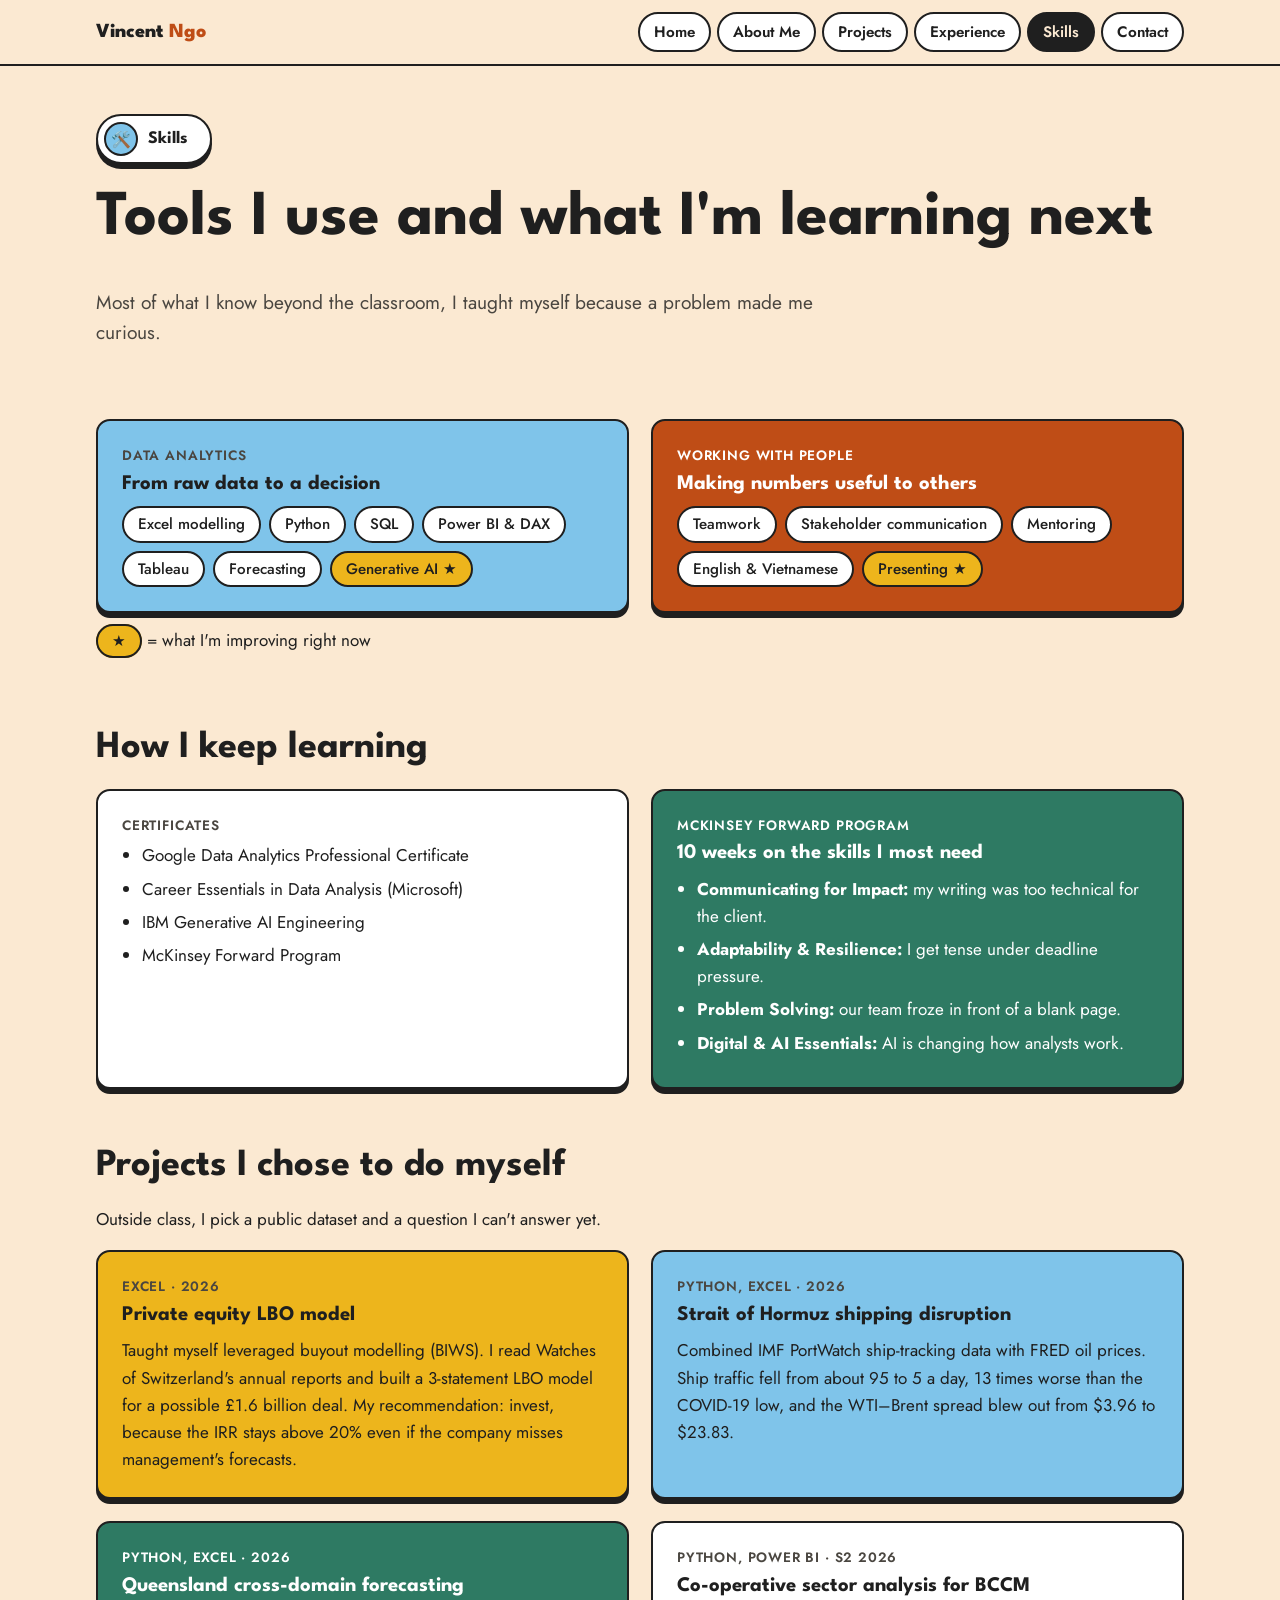
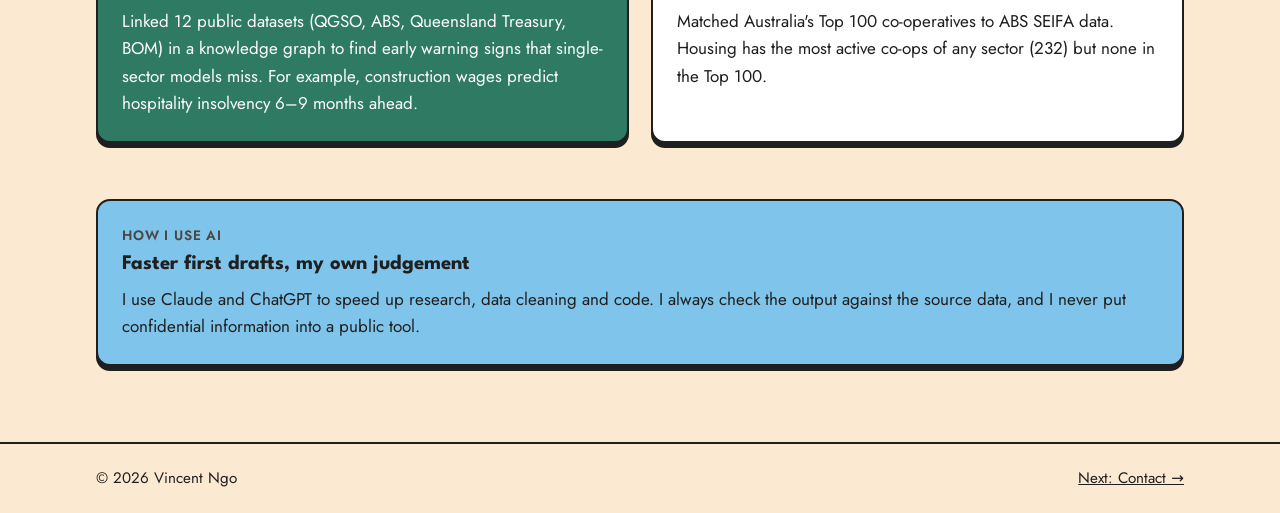
<file: skills.html>
<!doctype html>
<html lang="en">
<head>
<meta charset="utf-8">
<meta name="viewport" content="width=device-width, initial-scale=1">
<title>Skills | Vincent Ngo</title>
<link rel="stylesheet" href="style.css?v=6">
</head>
<body>
<nav class="nav"><div class="wrap">
  <a class="brand" href="index.html">Vincent <span>Ngo</span></a>
  <ul>
    <li><a class="link" href="index.html">Home</a></li>
    <li><a class="link" href="about.html">About Me</a></li>
    <li><a class="link" href="projects.html">Projects</a></li>
    <li><a class="link" href="experience.html">Experience</a></li>
    <li><a class="link" href="skills.html" aria-current="page">Skills</a></li>
    <li><a class="link" href="contact.html">Contact</a></li>
  </ul>
</div></nav>

<main class="wrap">
  <div class="page-head">
    <div class="pill"><span class="dot">🛠️</span><b>Skills</b></div>
    <h1>Tools I use and what I'm learning next</h1>
    <p class="lead">Most of what I know beyond the classroom, I taught myself because a problem made me curious.</p>
  </div>

  <section>
    <div class="grid g2">
      <div class="card blue">
        <div class="label">Data analytics</div>
        <h3>From raw data to a decision</h3>
        <div class="tags">
          <span class="tag">Excel modelling</span>
          <span class="tag">Python</span>
          <span class="tag">SQL</span>
          <span class="tag">Power BI &amp; DAX</span>
          <span class="tag">Tableau</span>
          <span class="tag">Forecasting</span>
          <span class="tag now">Generative AI ★</span>
        </div>
      </div>
      <div class="card orange">
        <div class="label">Working with people</div>
        <h3>Making numbers useful to others</h3>
        <div class="tags">
          <span class="tag">Teamwork</span>
          <span class="tag">Stakeholder communication</span>
          <span class="tag">Mentoring</span>
          <span class="tag">English &amp; Vietnamese</span>
          <span class="tag now">Presenting ★</span>
        </div>
      </div>
    </div>
    <p style="margin-top:14px"><span class="tag now">★</span> = what I'm improving right now</p>
  </section>

  <section>
    <h2>How I keep learning</h2>
    <div class="grid g2">
      <div class="card">
        <div class="label">Certificates</div>
        <ul class="tidy">
          <li>Google Data Analytics Professional Certificate</li>
          <li>Career Essentials in Data Analysis (Microsoft)</li>
          <li>IBM Generative AI Engineering</li>
          <li>McKinsey Forward Program</li>
        </ul>
      </div>
      <div class="card green">
        <div class="label">McKinsey Forward Program</div>
        <h3>10 weeks on the skills I most need</h3>
        <ul class="tidy">
          <li><b>Communicating for Impact:</b> my writing was too technical for the client.</li>
          <li><b>Adaptability &amp; Resilience:</b> I get tense under deadline pressure.</li>
          <li><b>Problem Solving:</b> our team froze in front of a blank page.</li>
          <li><b>Digital &amp; AI Essentials:</b> AI is changing how analysts work.</li>
        </ul>
      </div>
    </div>
  </section>

  <section>
    <h2>Projects I chose to do myself</h2>
    <p>Outside class, I pick a public dataset and a question I can't answer yet.</p>
    <div class="grid g2">
      <div class="card yellow">
        <div class="label">Excel · 2026</div>
        <h3>Private equity LBO model</h3>
        <p style="margin:0">Taught myself leveraged buyout modelling (BIWS). I read Watches of Switzerland's annual reports and built a 3-statement LBO model for a possible £1.6 billion deal. My recommendation: invest, because the IRR stays above 20% even if the company misses management's forecasts.</p>
      </div>
      <div class="card blue">
        <div class="label">Python, Excel · 2026</div>
        <h3>Strait of Hormuz shipping disruption</h3>
        <p style="margin:0">Combined IMF PortWatch ship-tracking data with FRED oil prices. Ship traffic fell from about 95 to 5 a day, 13 times worse than the COVID-19 low, and the WTI–Brent spread blew out from $3.96 to $23.83.</p>
      </div>
      <div class="card green">
        <div class="label">Python, Excel · 2026</div>
        <h3>Queensland cross-domain forecasting</h3>
        <p style="margin:0">Linked 12 public datasets (QGSO, ABS, Queensland Treasury, BOM) in a knowledge graph to find early warning signs that single-sector models miss. For example, construction wages predict hospitality insolvency 6–9 months ahead.</p>
      </div>
      <div class="card">
        <div class="label">Python, Power BI · S2 2026</div>
        <h3>Co-operative sector analysis for BCCM</h3>
        <p style="margin:0">Matched Australia's Top 100 co-operatives to ABS SEIFA data. Housing has the most active co-ops of any sector (232) but none in the Top 100.</p>
      </div>
    </div>
  </section>

  <section>
    <div class="card blue">
      <div class="label">How I use AI</div>
      <h3>Faster first drafts, my own judgement</h3>
      <p style="margin:0">I use Claude and ChatGPT to speed up research, data cleaning and code. I always check the output against the source data, and I never put confidential information into a public tool.</p>
    </div>
  </section>
</main>

<footer><div class="wrap"><span>© 2026 Vincent Ngo</span><a href="contact.html">Next: Contact →</a></div></footer>
</body>
</html>
</file>
<file: style.css>
@import url('https://fonts.googleapis.com/css2?family=League+Spartan:wght@600;700;800&family=Jost:wght@400;500;600&display=swap');

:root {
  --cream: #fbe9d2;
  --paper: #ffffff;
  --ink: #1f1f1f;
  --muted: #4a4640;
  --orange: #bf4d16;
  --blue: #7fc4ea;
  --green: #2e7a63;
  --yellow: #edb51c;
  color-scheme: light;
  --line: 2px solid var(--ink);
  --shadow: 0 5px 0 var(--ink);
  --radius: 14px;
}

* { box-sizing: border-box; }
html { scroll-behavior: smooth; }
body {
  margin: 0;
  background: var(--cream);
  color: var(--ink);
  font-family: 'Jost', system-ui, sans-serif;
  font-size: 17px;
  line-height: 1.6;
}
img { max-width: 100%; display: block; }
a { color: inherit; }
h1, h2, h3 { font-family: 'League Spartan', sans-serif; line-height: 1.1; margin: 0 0 .5em; }
h1 { font-size: clamp(2.4rem, 6vw, 4rem); }
h2 { font-size: clamp(1.7rem, 4vw, 2.4rem); }
h3 { font-size: 1.3rem; }
p { margin: 0 0 1em; }

.wrap { max-width: 1120px; margin: 0 auto; padding: 0 16px; }

/* Top navigation */
.nav {
  position: sticky; top: 0; z-index: 10;
  background: var(--cream);
  border-bottom: var(--line);
}
.nav .wrap { display: flex; align-items: center; justify-content: space-between; gap: 12px; padding-top: 12px; padding-bottom: 12px; flex-wrap: wrap; }
.brand { font-family: 'League Spartan', sans-serif; font-weight: 800; font-size: 1.25rem; text-decoration: none; }
.brand span { color: var(--orange); }
.nav ul { list-style: none; display: flex; flex-wrap: wrap; gap: 6px; margin: 0; padding: 0; }
.nav a.link {
  display: block; padding: 6px 14px; border: var(--line); border-radius: 999px;
  text-decoration: none; font-weight: 600; font-size: .95rem; background: var(--paper);
}
.nav a.link:hover { background: var(--yellow); }
.nav a.link[aria-current="page"] { background: var(--ink); color: var(--cream); }

/* Page title pill, like the Canva design */
.page-head { padding: 48px 0 24px; }
.pill {
  display: inline-flex; align-items: center; gap: 10px;
  border: var(--line); border-radius: 999px; box-shadow: var(--shadow);
  background: var(--paper); padding: 6px 22px 6px 6px; margin-bottom: 20px;
}
.pill .dot { width: 34px; height: 34px; border-radius: 50%; background: var(--blue); border: var(--line); display: grid; place-items: center; font-size: 1rem; }
.pill b { font-family: 'League Spartan', sans-serif; font-size: 1.1rem; }
.lead { font-size: 1.2rem; color: var(--muted); max-width: 760px; }

section { padding: 28px 0; }

/* Cards */
.card {
  background: var(--paper); border: var(--line); border-radius: var(--radius);
  box-shadow: var(--shadow); padding: 24px;
}
.card.orange { background: var(--orange); color: #fff; }
.card.blue { background: var(--blue); }
.card.green { background: var(--green); color: #fff; }
.card.yellow { background: var(--yellow); }
.card .label { font-size: .85rem; font-weight: 600; text-transform: uppercase; letter-spacing: .06em; margin-bottom: 6px; }
.card:not(.orange):not(.green) .label { color: var(--muted); }
.card.orange .label, .card.green .label { color: #fff; }

.grid { display: grid; gap: 22px; }
.g2 { grid-template-columns: repeat(2, 1fr); }
.g3 { grid-template-columns: repeat(3, 1fr); }
.g4 { grid-template-columns: repeat(4, 1fr); }
@media (max-width: 900px) { .g3, .g4 { grid-template-columns: repeat(2, 1fr); } }
@media (max-width: 640px) { .g2, .g3, .g4 { grid-template-columns: 1fr; } }

.stat { font-family: 'League Spartan', sans-serif; font-size: 2.6rem; font-weight: 800; line-height: 1; margin-bottom: 6px; }

/* Buttons */
.btn {
  display: inline-block; padding: 10px 22px; border: var(--line); border-radius: 999px;
  box-shadow: 0 4px 0 var(--ink); background: var(--yellow); color: var(--ink);
  font-weight: 600; text-decoration: none; margin: 4px 8px 4px 0;
}
.btn:hover { transform: translateY(2px); box-shadow: 0 2px 0 var(--ink); }
.btn.alt { background: var(--paper); }

/* Hero */
.hero { display: grid; grid-template-columns: 1.4fr 1fr; gap: 32px; align-items: center; padding: 56px 0 32px; }
@media (max-width: 800px) { .hero { grid-template-columns: 1fr; } }
.photo {
  aspect-ratio: 1; width: 100%; max-width: 380px; justify-self: center; border: var(--line); border-radius: 22px; box-shadow: 0 8px 0 var(--ink);
  background: var(--blue); display: grid; place-items: center; overflow: hidden;
  font-family: 'League Spartan', sans-serif; font-size: 6rem; font-weight: 800; color: var(--paper);
}
.photo img { width: 100%; height: 100%; object-fit: cover; }
.applying { display: inline-block; background: var(--green); color: #fff; border: var(--line); border-radius: 10px; padding: 6px 14px; font-weight: 600; margin-bottom: 18px; }

/* Industry guest quote */
.guest {
  border: var(--line); border-left: 10px solid var(--orange); border-radius: var(--radius);
  background: var(--paper); padding: 18px 22px; box-shadow: var(--shadow); margin: 18px 0;
}
.guest p { margin: 0; font-size: 1.05rem; }
.guest a { font-weight: 600; color: #9e3f12; }

/* Figures */
figure { margin: 0; }
figure img { border: var(--line); border-radius: 10px; background: #fff; }
figcaption { font-size: .9rem; color: var(--muted); margin-top: 8px; }

/* Placeholder for evidence the owner still has to add */
.todo {
  border: 2px dashed var(--orange); border-radius: 10px; padding: 28px 16px; text-align: center;
  color: #9e3f12; font-weight: 600; background: #fff;
}

/* Timeline */
.timeline { border-left: 4px solid var(--ink); margin-left: 10px; padding-left: 26px; }
.timeline .item { position: relative; margin-bottom: 26px; }
.timeline .item::before {
  content: ''; position: absolute; left: -38px; top: 8px; width: 18px; height: 18px;
  border-radius: 50%; border: var(--line); background: var(--yellow);
}
.when { font-size: .9rem; font-weight: 600; color: var(--muted); }

ul.tidy { margin: 0; padding-left: 20px; }
ul.tidy li { margin-bottom: 6px; }

.tags { display: flex; flex-wrap: wrap; gap: 8px; }
.tag { border: var(--line); border-radius: 999px; padding: 4px 14px; background: var(--paper); color: var(--ink); font-weight: 500; font-size: .95rem; }
.tag.now { background: var(--yellow); }

table { width: 100%; border-collapse: collapse; background: var(--paper); }
th, td { border: var(--line); padding: 10px 12px; text-align: left; vertical-align: top; }
th { background: var(--ink); color: var(--cream); font-family: 'League Spartan', sans-serif; }
.table-wrap { overflow-x: auto; border-radius: 10px; }

footer { border-top: var(--line); margin-top: 48px; padding: 22px 0; font-size: .95rem; }
footer .wrap { display: flex; justify-content: space-between; flex-wrap: wrap; gap: 10px; }

/* Click-to-enlarge */
img.zoom { cursor: zoom-in; }
.lightbox {
  position: fixed; inset: 0; z-index: 100; display: none;
  background: rgba(20, 20, 20, .88); padding: 24px; cursor: zoom-out;
  align-items: center; justify-content: center;
}
.lightbox.open { display: flex; }
.lightbox img { max-width: 100%; max-height: 100%; border: var(--line); border-radius: 10px; background: #fff; }
</file>
